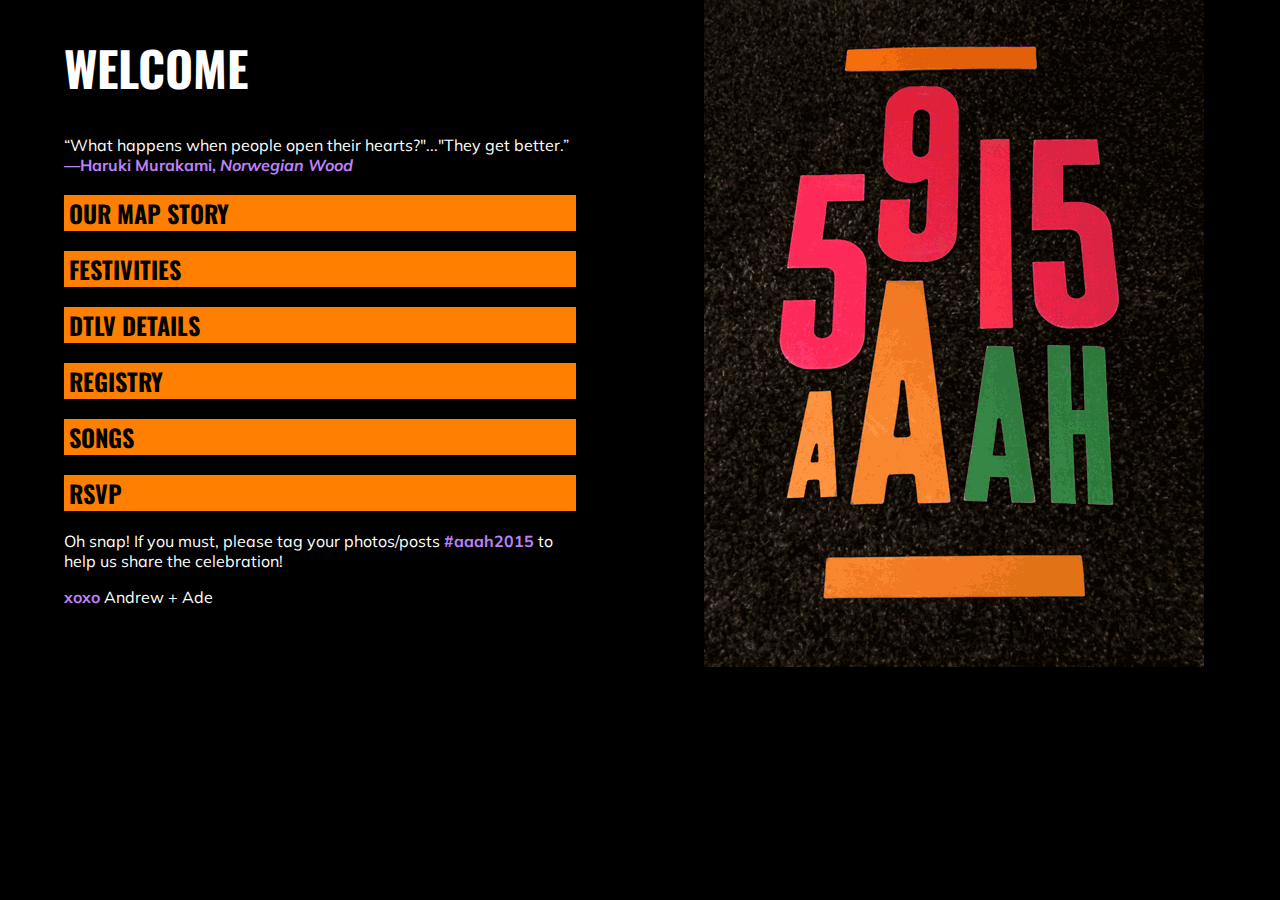
<file: index.html>
<!DOCTYPE html>
<html>
<head>
<meta charset=utf-8 />
<title>AAAH! 05.09.2015</title>
<meta name='viewport' content='width=device-width, initial-scale=1.0, maximum-scale=1.0, user-scalable=no' />
<link href='css/map-story.css' rel='stylesheet' />
<link href='http://fonts.googleapis.com/css?family=Muli:400,400italic|Oswald:400,700' rel='stylesheet' type='text/css'>
</head>
<body style="background-color: #000;">
  <div id="container">

    <div id="left">
      <h1>WELCOME</h1>
      <p>“What happens when people open their hearts?"..."They get better.”<b> ―Haruki Murakami, <i>Norwegian Wood</i></b></p>
      <a href="map-story.html"><h2>OUR MAP STORY</h2></a>
      <a href="festivities.html"><h2>FESTIVITIES</h2></a>
      <a href="dtlvdetails.html"><h2>DTLV DETAILS</h2></a>
      <a href="registry.html"><h2>REGISTRY</h2></a>
      <a href="songs.html"><h2>SONGS</h2></a>
      <a href="rsvp.html"><h2>RSVP</h2></a>
      <p>Oh snap! If you must, please tag your photos/posts <b>#aaah2015</b> to help us share the celebration!</p>
      <p><b>xoxo</b> Andrew + Ade</p>
      </div>

    <div id="right">
      <img src="images/aaah2015.gif" />
    </div>

  </div>

</body>
</html>
</file>
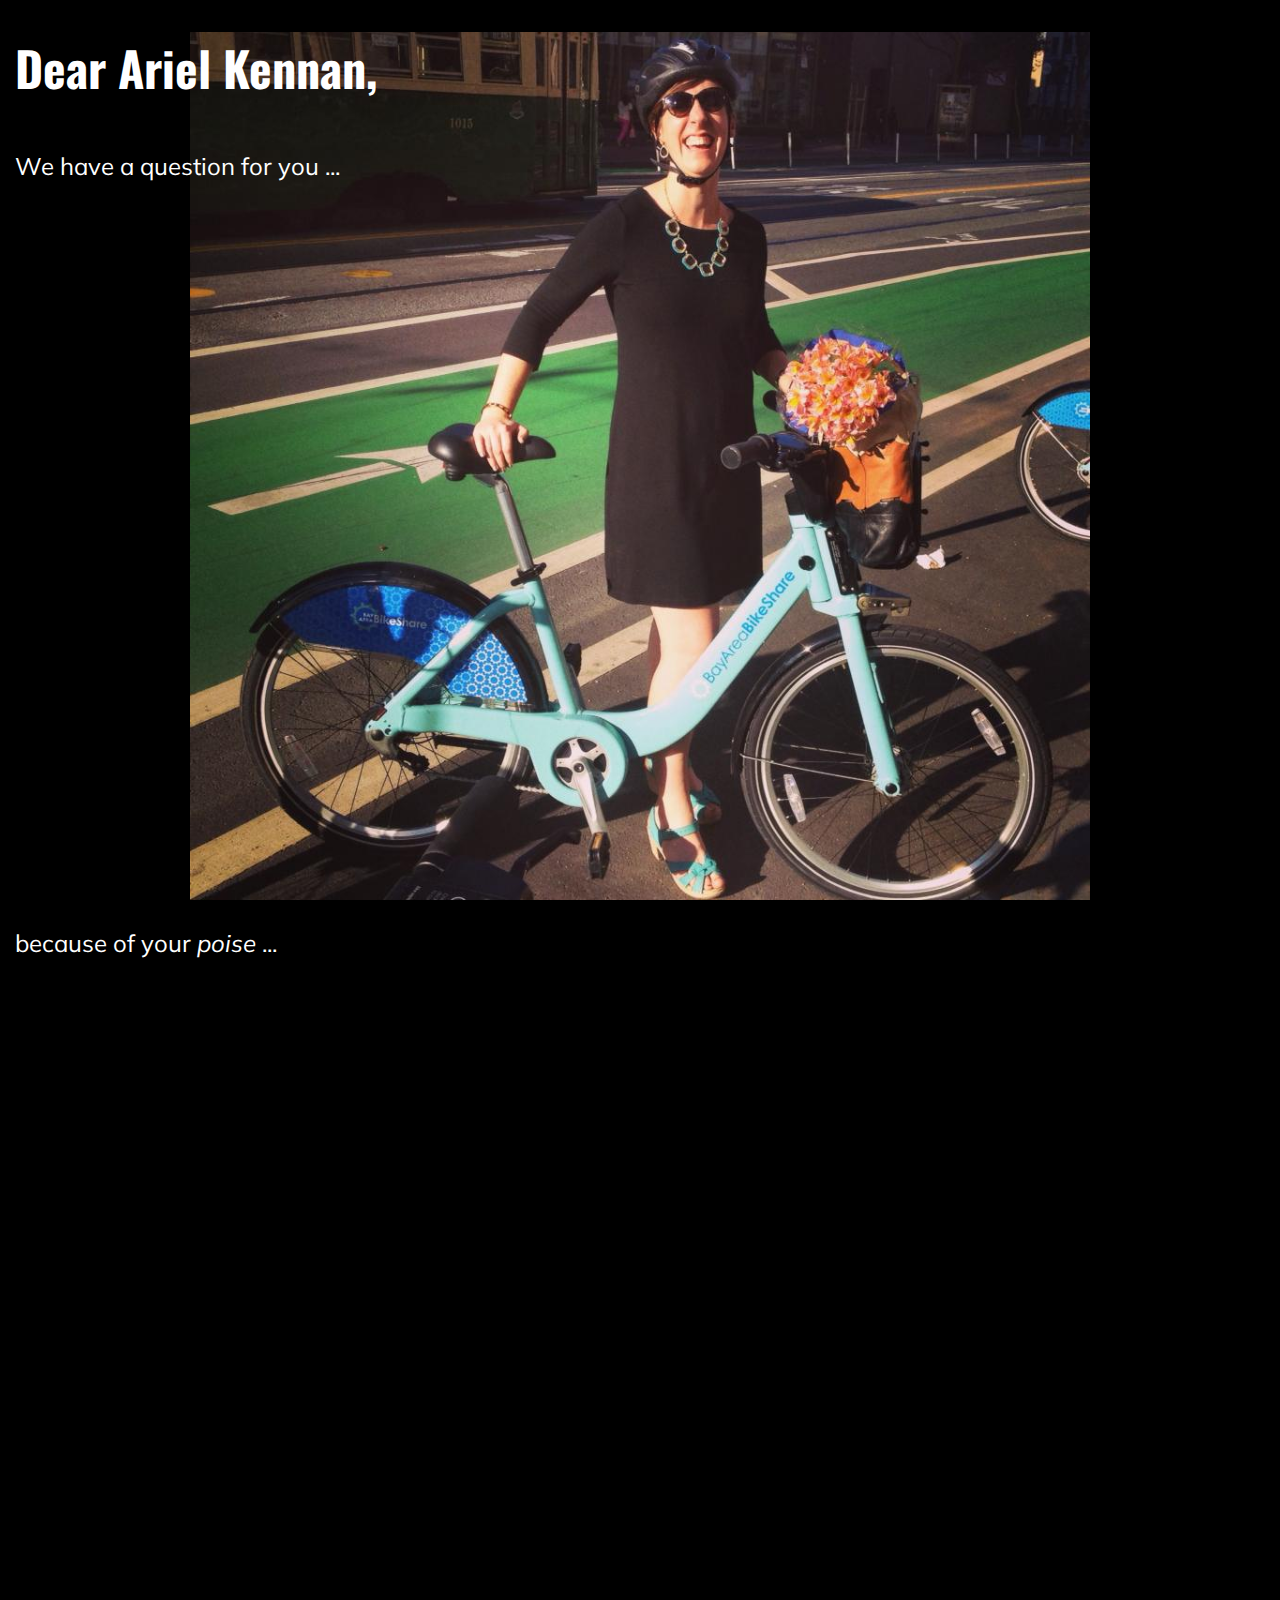
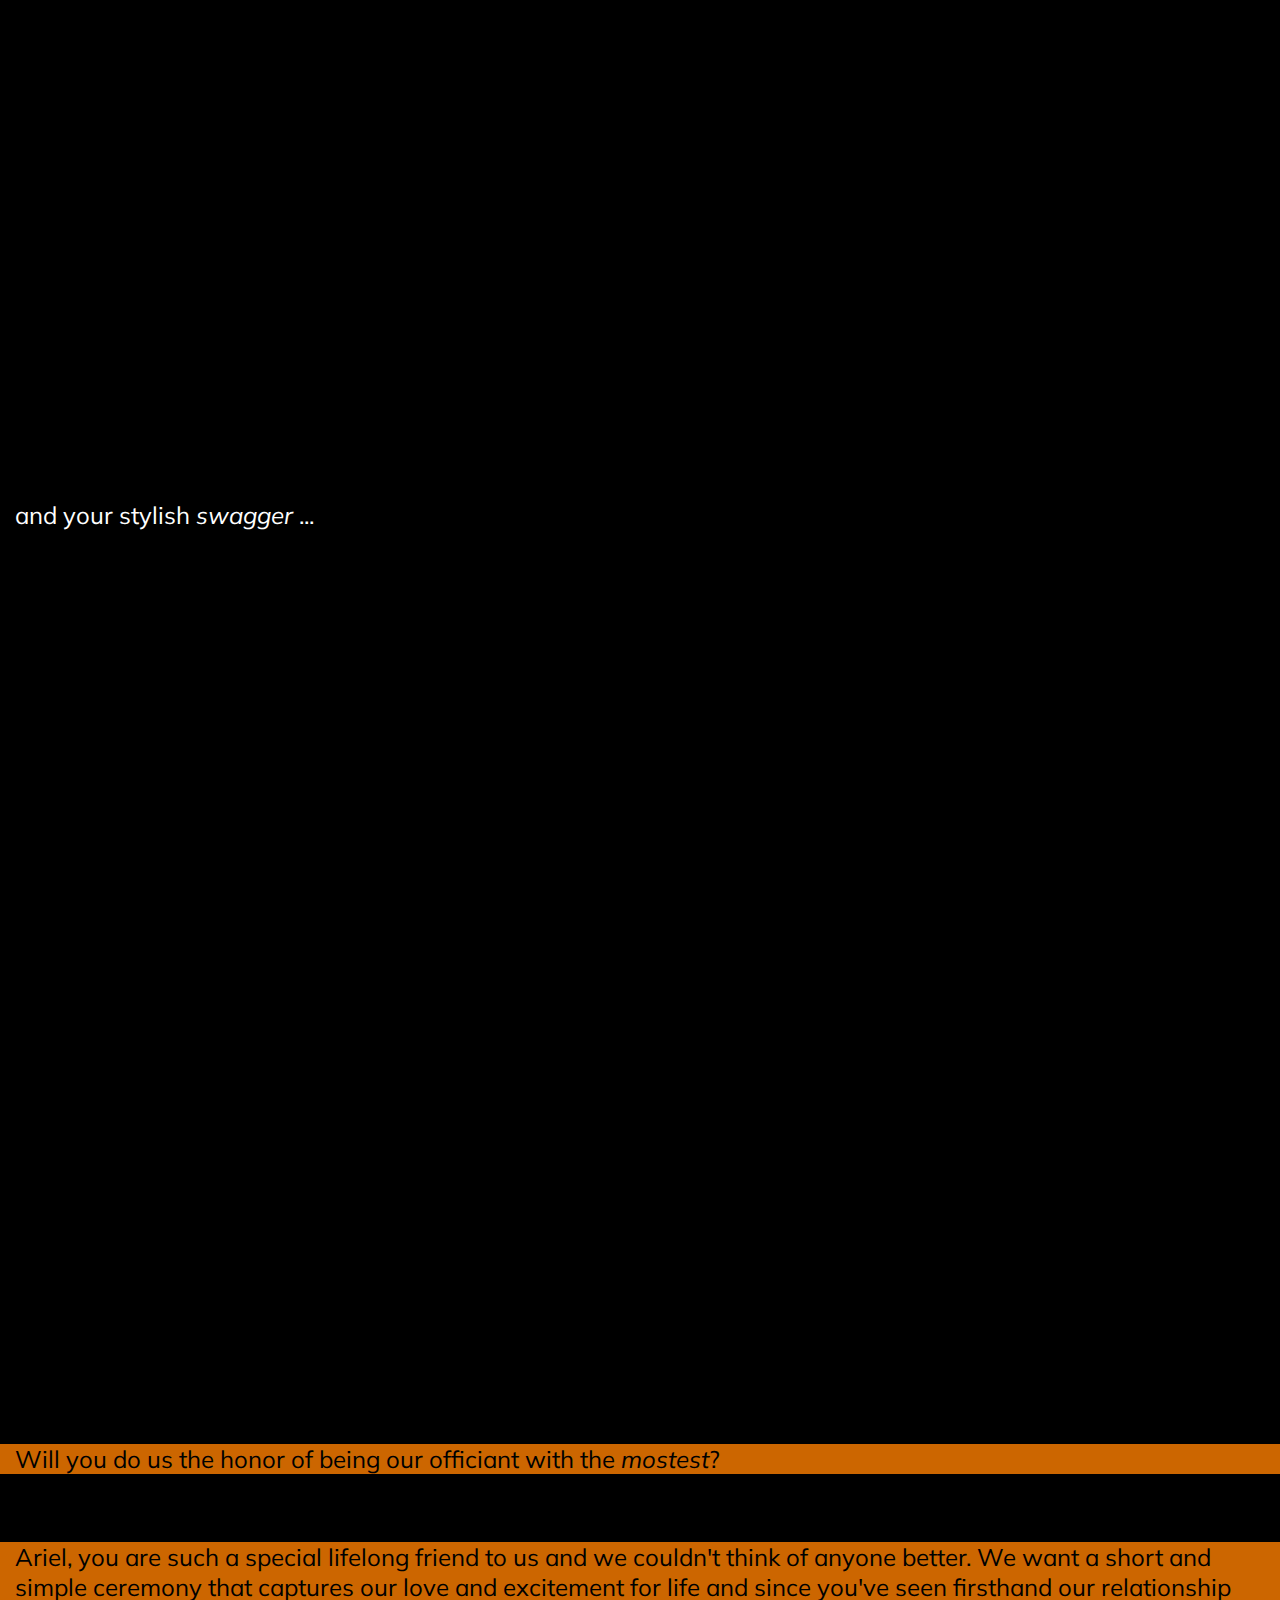
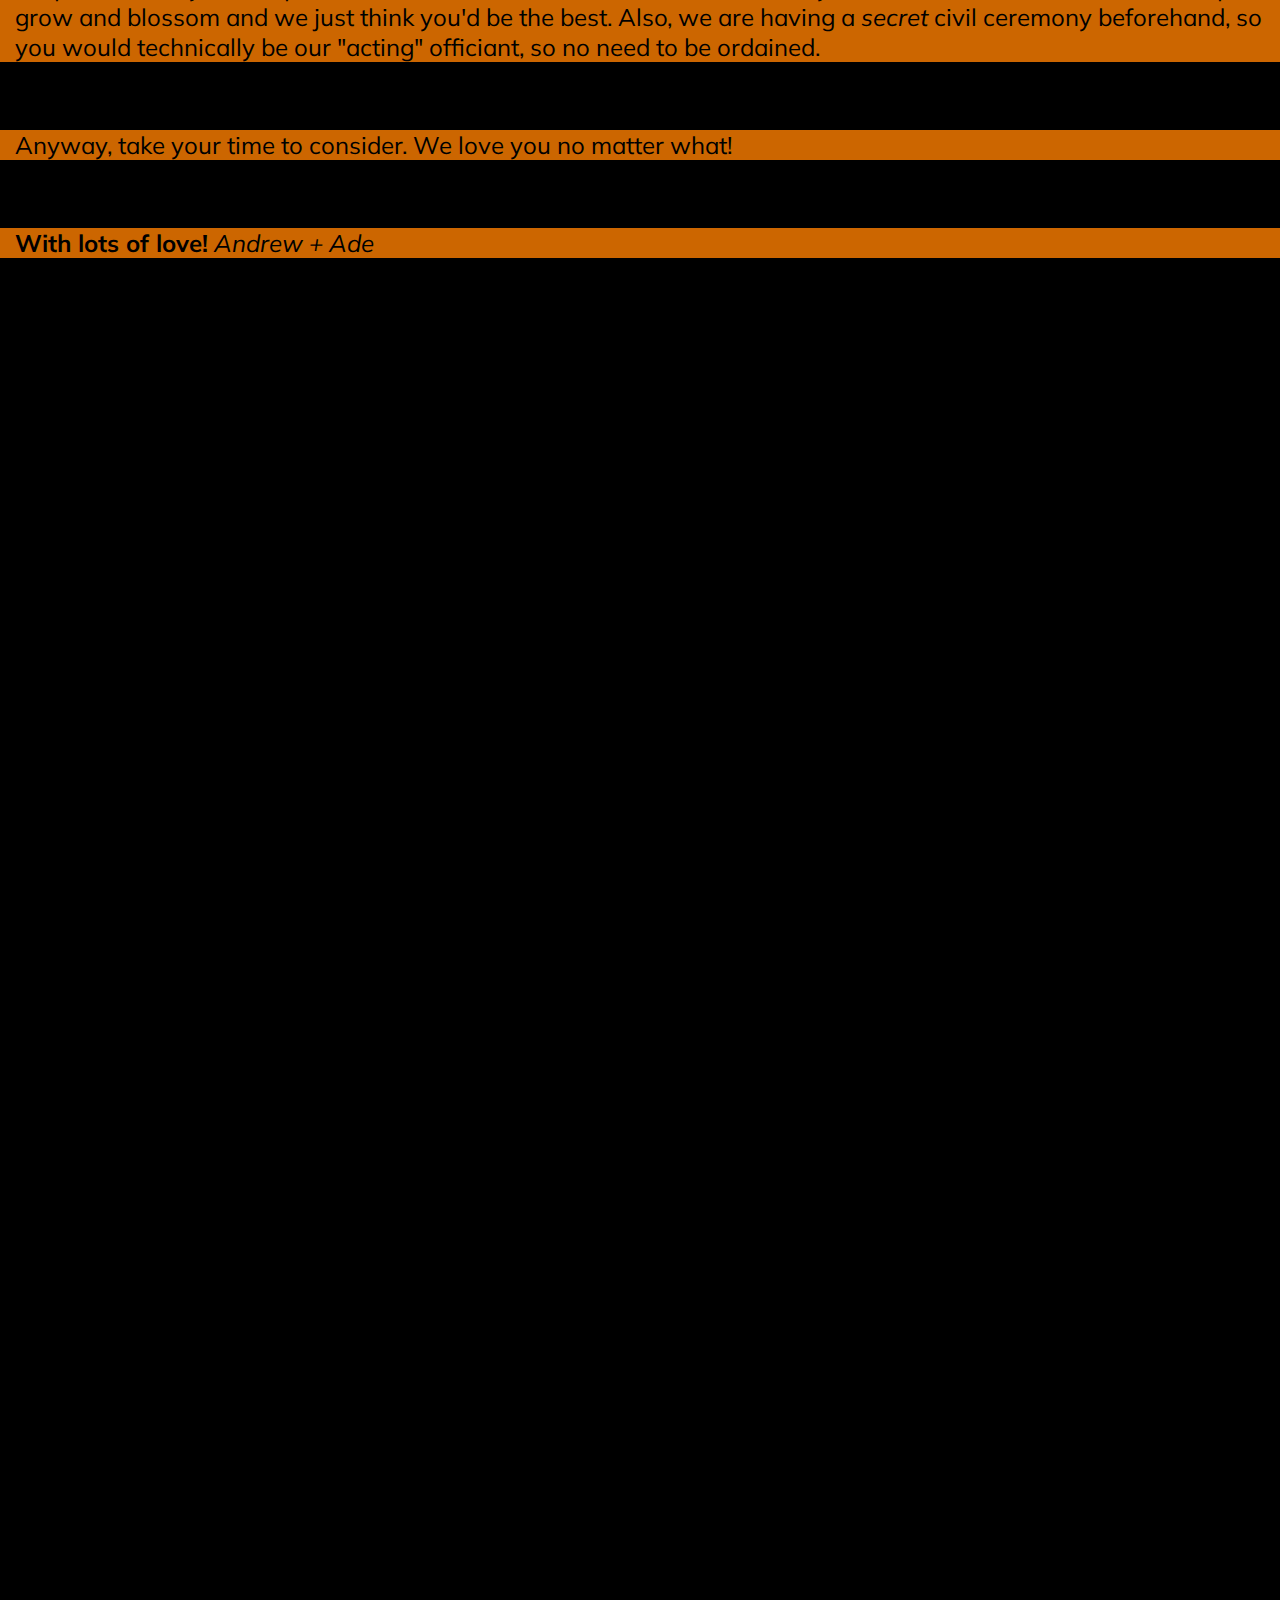
<file: ariel.html>
<!DOCTYPE html>
<html>
<head>
<meta charset=utf-8 />
<title>AAAH! 05.09.2015</title>
<meta name="viewport" content="width=device-width, initial-scale=1.0"/>
<link href='http://fonts.googleapis.com/css?family=Muli:400,400italic|Oswald:400,700' rel='stylesheet' type='text/css'>
<!-- <link href='css/map-story.css' rel='stylesheet' /> -->
<style>
  body { margin:0; padding:0; font-family: 'Muli', sans-serif;}
  h1,h2 {
      font-family: 'Oswald', sans-serif;
  }
  h1 { color: #FFF; font-size: 3em;}
  .highlight {
    color: #000;
    background-color: #FF8000;
    opacity: 0.8;
    }

  #ariel p, #ariel h1 {padding-left: 15px;}
  p {
      font-size: 24px;
  }
  .screen p {
      position: relative;
      top: -28px;
  }

  @media only screen and (min-width: 767px) {
    .screen {
      background-position: center center;
      background-repeat: no-repeat;
      background-attachment: fixed;
      background-size: cover;
    }
    #dear {
      background-image: url("images/bday_bike.jpg");
      background-size: auto 100%;
    }
    #poise {
      background-image: url("images/halloween.jpg");
    }
    #clarity {
      background-image: url("images/bklyn_bikes.jpg");
    }
    #sincerity {
      background-image: url("images/boats.jpg");
    }
    #summit {
      background-image: url("images/ariel.gif");
    }
    #baylights {
      background-image: url("images/baylights.jpg");
    }
  }
  @media only screen and (max-width: 767px) {
    .screen{
      background-position: center center;
      background-repeat: no-repeat;
      background-attachment: scroll;
      background-size: cover;
    }
    #dear {
      background-image: url("images/bday_bike_sm.jpg");
      /*background-size: auto 400px;*/
    }
    #poise {
      background-image: url("images/halloween.jpg");
    }
    #clarity {
      background-image: url("images/bklyn_bikes.jpg");
    }
    #sincerity {
      background-image: url("images/boats.jpg");
    }
    #summit {
      background-image: url("images/ariel.gif");
    }
    #baylights {
      background-image: url("images/baylights.jpg");
    }
  }

</style>
</head>
<body id="ariel" style="background-color: #000; color:white;">
  <div id="container">

    <div id="dear" class="screen">
        <h1>Dear Ariel Kennan,</h1>
        <br/>
        <p>We have a question for you ...</p>
    </div>

    <div id="poise" class="screen">
        <p>because of your <i>poise</i> ...</p>
    </div>

    <div id="clarity" class="screen">
        <p>your <i>clarity</i> ...</p>
    </div>

    <div id="sincerity" class="screen">
        <p>your <i>sincerity</i> ...</p>
    </div>

    <div id="summit" class="screen">
        <p>and your stylish <i>swagger</i> ...</p>
    </div>

    <div id="baylights" class="screen">
        <br/>
        <p class="highlight"> Will you do us the honor of being our officiant
          with the <i>mostest</i>?</p>
        <br/>
        <p class="highlight">Ariel, you are such a special lifelong friend to us and we
          couldn't think of anyone better. We want a short and simple ceremony that captures our love and excitement for life and since you've seen firsthand our relationship grow and
          blossom and we just think you'd be the best. Also, we are having a
          <i>secret</i> civil ceremony beforehand, so you would technically be
          our "acting" officiant, so no need to be ordained.</p>
        <br/>
        <p class="highlight">Anyway, take your time to consider. We love you no
          matter what!</p>
        <br/>
        <p class="highlight"><b>With lots of love!</b> <i>Andrew + Ade</i>

    </div>
    <div id="baylights" class="screen">
    </div>

  </div>

  <script>
  var elems = document.getElementsByClassName('screen');
  var divs = Array.prototype.filter.call(elems, function(elems){
      return elems.nodeName === 'DIV';
  });
  for (i in divs) {
      divs[i].style.height = window.screen.height+"px";
  }
  </script>


</body>
</html>
</file>
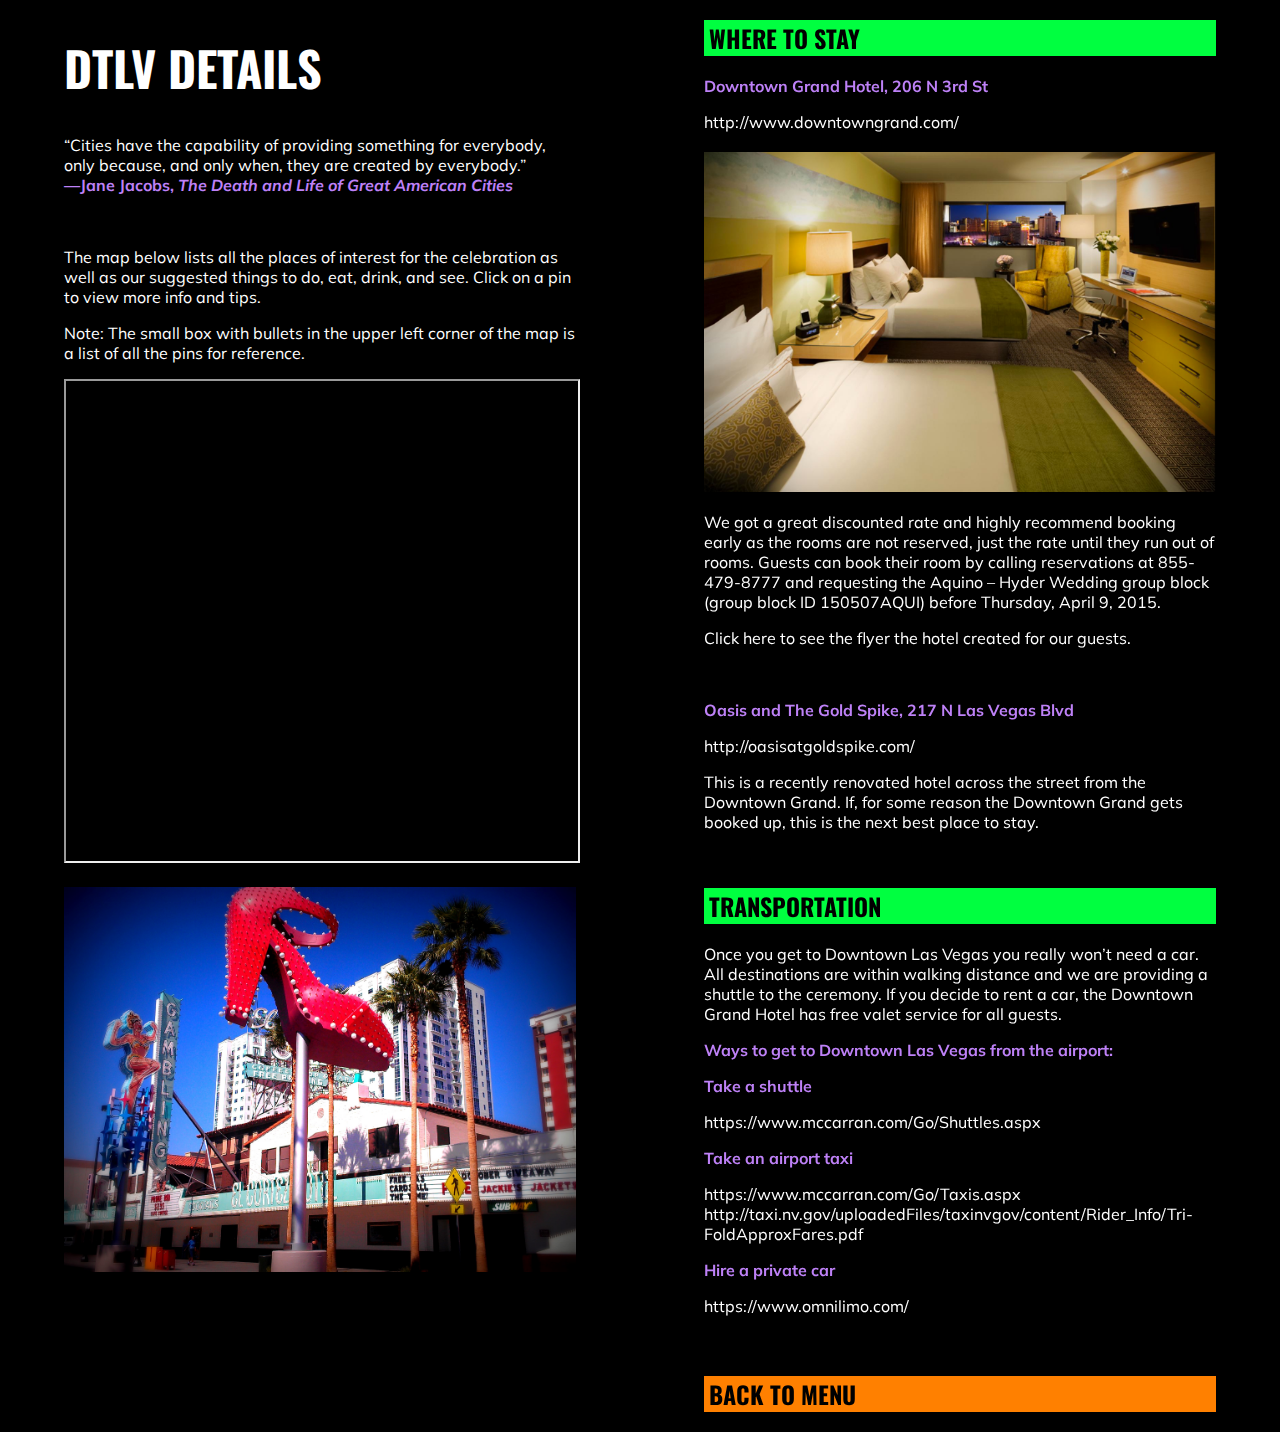
<file: dtlvdetails.html>
<!DOCTYPE html>
<html>
<head>
<meta charset=utf-8 />
<title>AAAH! 05.09.2015</title>
<meta name='viewport' content='width=device-width, initial-scale=1.0, maximum-scale=1.0, user-scalable=no' />
<link href='css/map-story.css' rel='stylesheet' />
<link href='http://fonts.googleapis.com/css?family=Muli:400,400italic|Oswald:400,700' rel='stylesheet' type='text/css'>
</head>
<body style="background-color: #000;">
  <div id="container">
    <div id="left">
    <h1>DTLV DETAILS</h1>
    <p>“Cities have the capability of providing something for everybody, only because, and only when, they are created by everybody.”<b> ―Jane Jacobs, <i>The Death and Life of Great American Cities</i></b></p>
    <br/>
    <p>The map below lists all the places of interest for the celebration as well as our suggested things to do, eat, drink, and see. Click on a pin to view more info and tips.</p>
    <p> Note: The small box with bullets in the upper left corner of the map is a list of all the pins for reference.</p>
    <iframe src="https://www.google.com/maps/d/u/0/embed?mid=zYpJYWiLnhSI.k0U4YfjrtGNo" width="100%" height="480"></iframe>
    <br/>
    <br/>
    <img src="images/dtlv.jpg"width="100%" />
  </div>
  <div id="container">
    <div id="left">
      <h2 class="date">WHERE TO STAY</h2>
      <p><b>Downtown Grand Hotel, 206 N 3rd St</b></p>
      <a href="http://www.downtowngrand.com/" target="_blank">http://www.downtowngrand.com/</a>
      <br/>
      <br/>
      <img src="images/dginterior.png"width="100%" />
      <br/>
      <p>We got a great discounted rate and highly recommend booking early as the rooms are not reserved, just the rate until they run out of rooms. Guests can book their room by calling reservations at 855-479-8777 and requesting the Aquino – Hyder Wedding group block (group block ID 150507AQUI) before Thursday, April 9, 2015.</p>
      <p><a href="files/AquinoHyder_HotelInfo.pdf" target="_blank">Click here to see the flyer</a> the hotel created for our guests.</p>
      <br/>
      <p><b>Oasis and The Gold Spike, 217 N Las Vegas Blvd</b></p>
      <a href="http://oasisatgoldspike.com/" target="_blank">http://oasisatgoldspike.com/</a>
      <p>This is a recently renovated hotel across the street from the Downtown Grand. If, for some reason the Downtown Grand gets booked up, this is the next best place to stay.</p>
      <br/>
      <h2 class="date">TRANSPORTATION</h2>
      <p>Once you get to Downtown Las Vegas you really won’t need a car. All destinations are within walking distance and we are providing a shuttle to the ceremony. If you decide to rent a car, the Downtown Grand Hotel has free valet service for all guests.</p>
      <p><b>Ways to get to Downtown Las Vegas from the airport:</b></p>
      <p><b>Take a shuttle</b></p>
      <a href="https://www.mccarran.com/Go/Shuttles.aspx" target="_blank">https://www.mccarran.com/Go/Shuttles.aspx</a>
      <p><b>Take an airport taxi</b></p>
      <a href="https://www.mccarran.com/Go/Taxis.aspx" target="_blank">https://www.mccarran.com/Go/Taxis.aspx</a>
      <a href="http://taxi.nv.gov/uploadedFiles/taxinvgov/content/Rider_Info/Tri-FoldApproxFares.pdf" target="_blank">http://taxi.nv.gov/uploadedFiles/taxinvgov/content/Rider_Info/Tri-FoldApproxFares.pdf</a>
      <p><b>Hire a private car</b></p>
      <a href="https://www.omnilimo.com/" target="_blank">https://www.omnilimo.com/</a>
      <br/>
      <br/>
      <br/>
      <a href="index.html"><h2>BACK TO MENU</h2></a>
    </div>
    <div id="right">

    </div>

  </div>
</body>
</html>
</file>
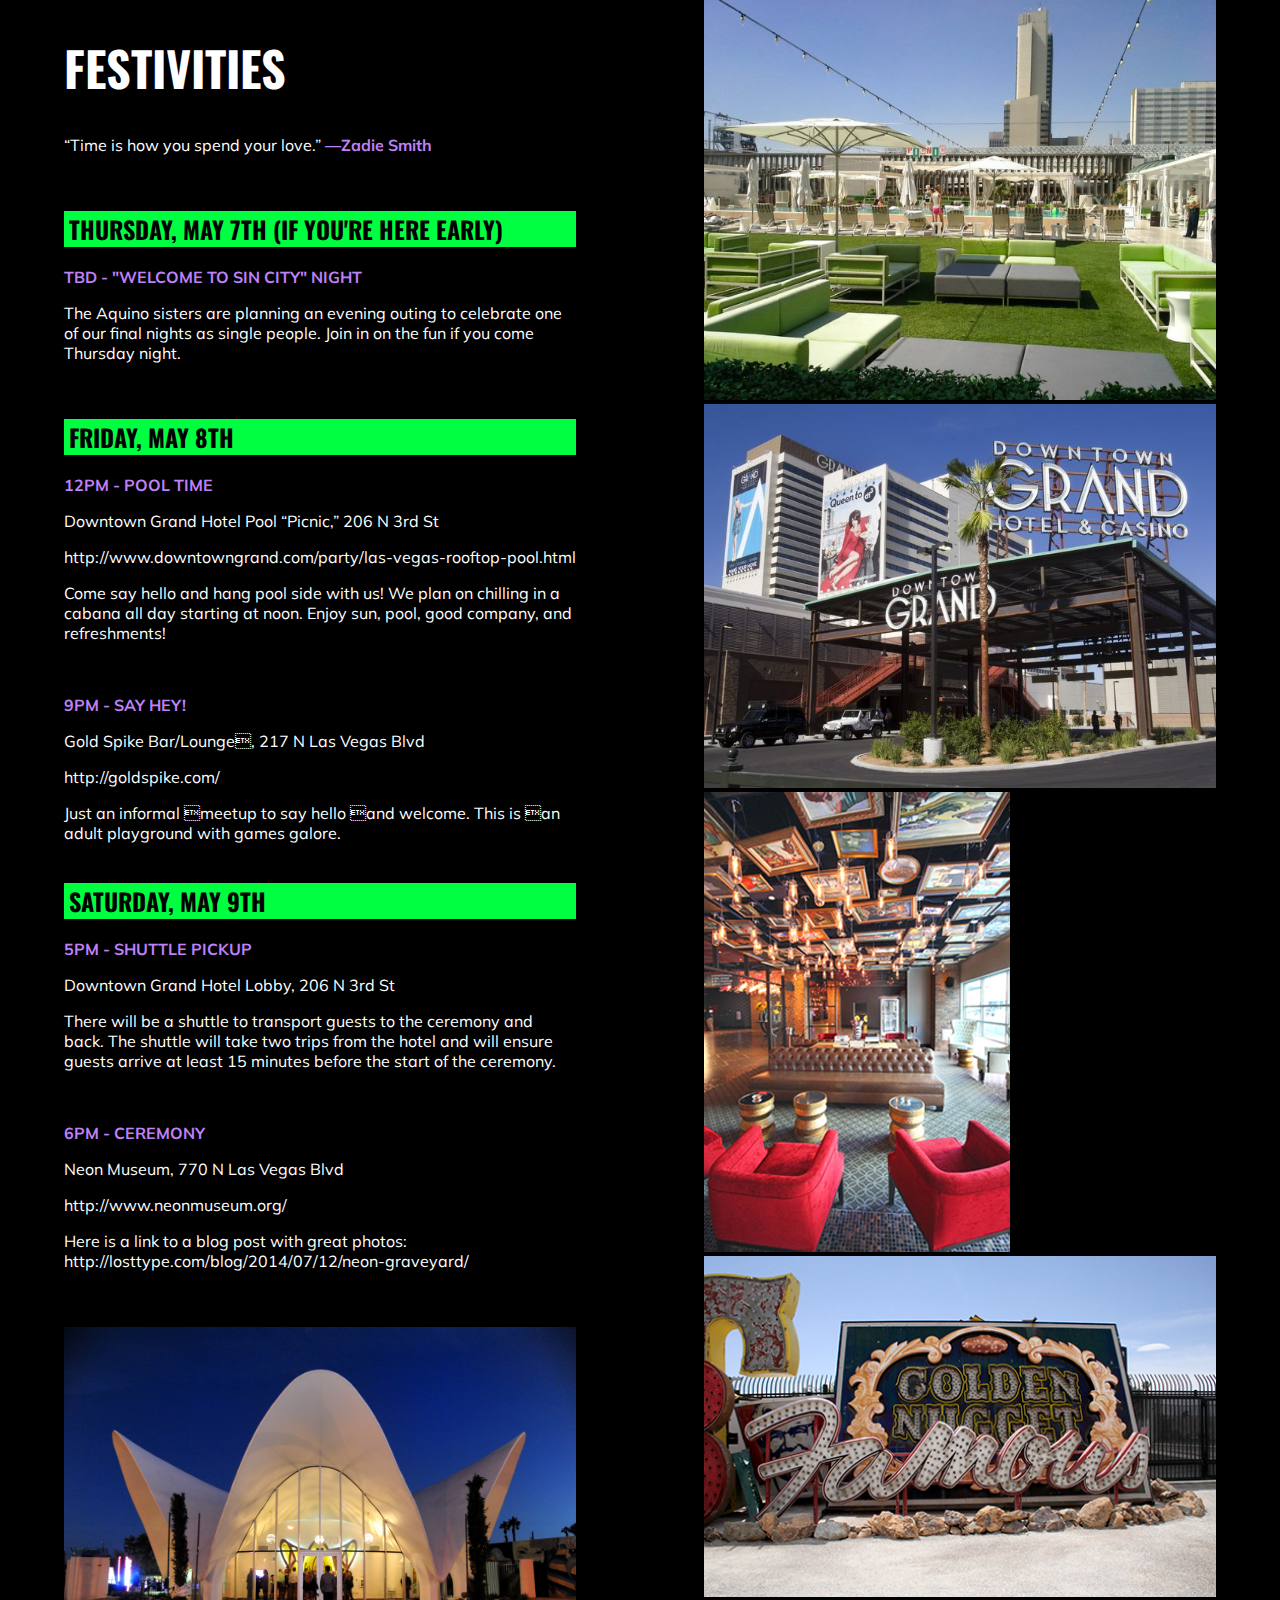
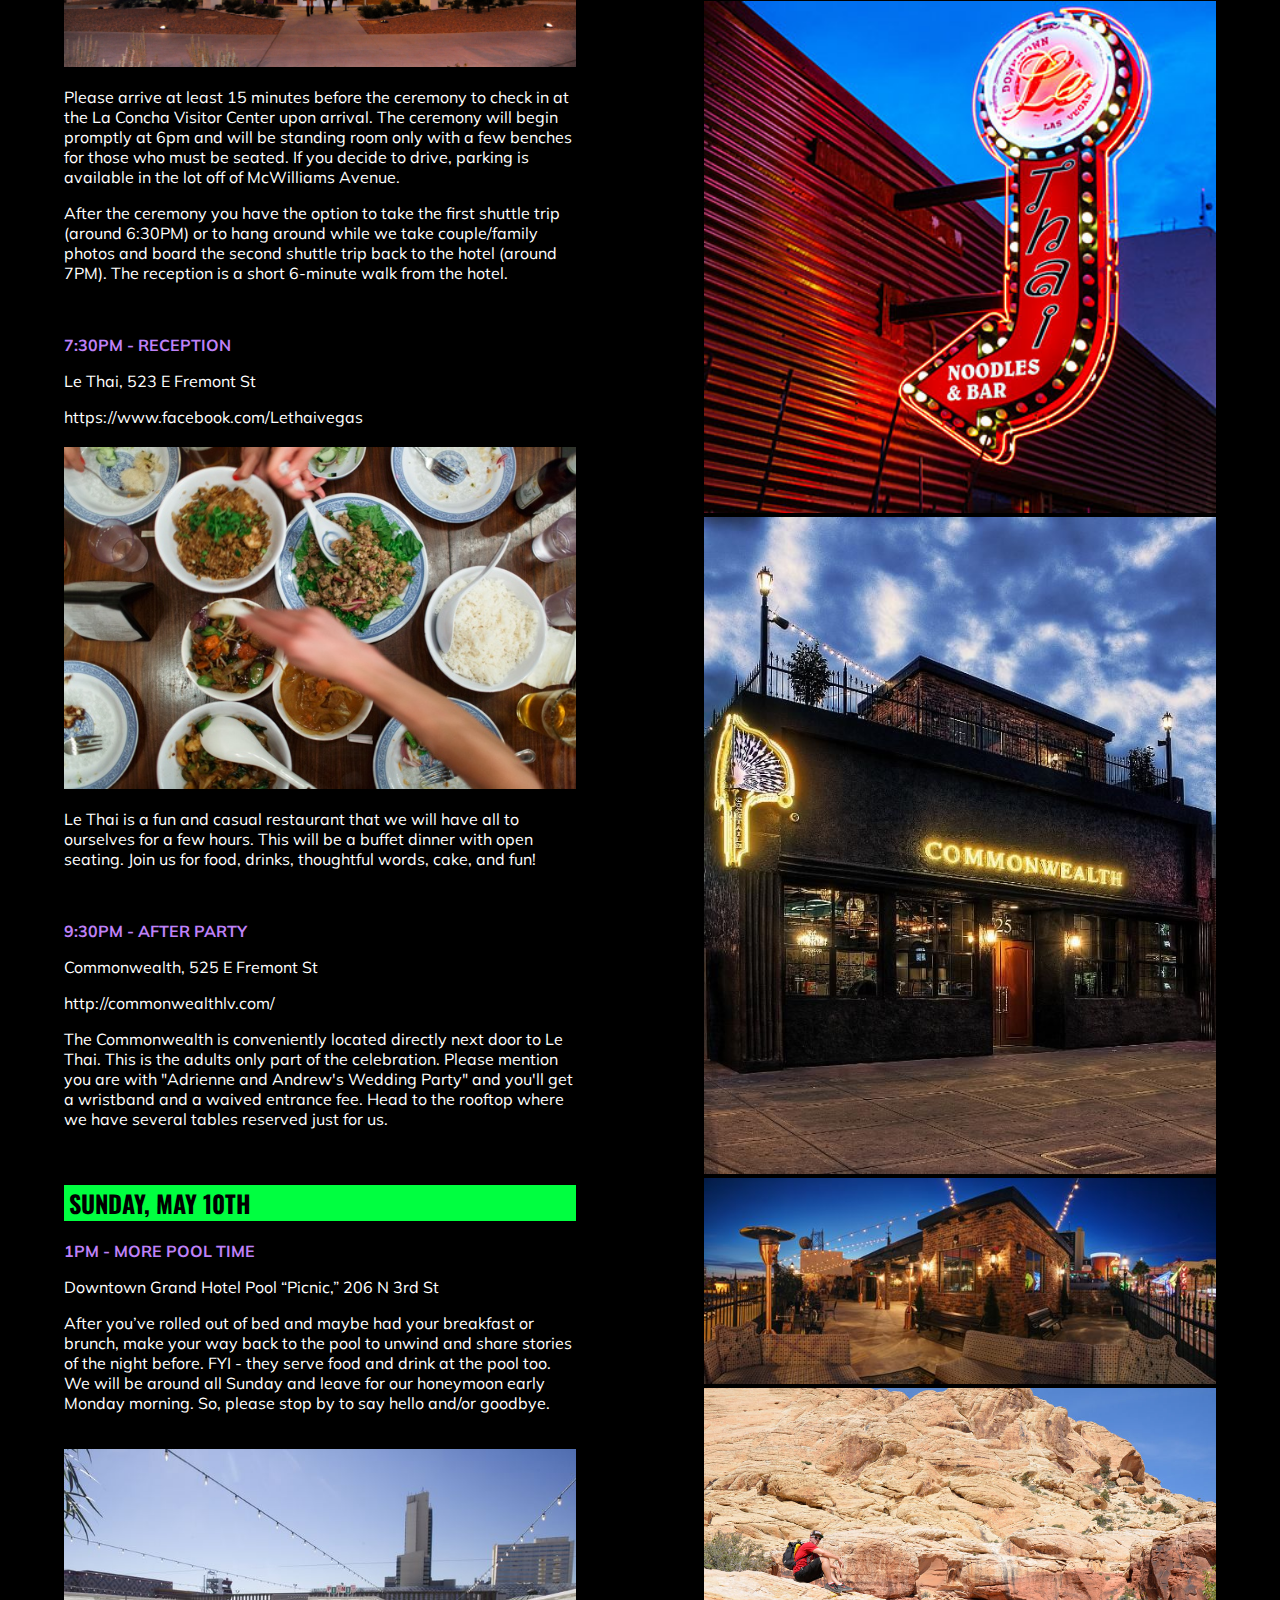
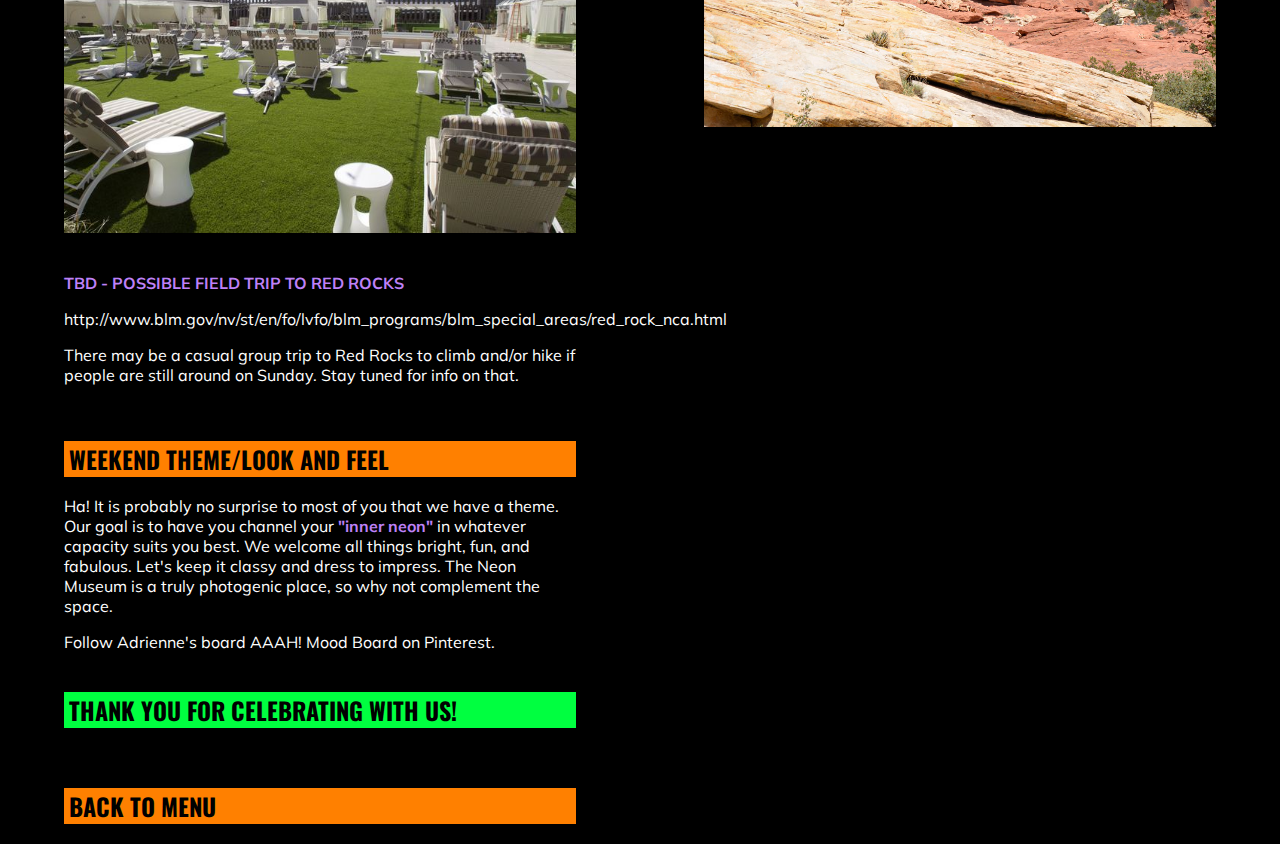
<file: festivities.html>
<!DOCTYPE html>
<html>
<head>
<meta charset=utf-8 />
<title>AAAH! 05.09.2015</title>
<meta name='viewport' content='width=device-width, initial-scale=1.0, maximum-scale=1.0, user-scalable=no' />
<link href='css/map-story.css' rel='stylesheet' />
<link href='http://fonts.googleapis.com/css?family=Muli:400,400italic|Oswald:400,700' rel='stylesheet' type='text/css'>
</head>
<body style="background-color: #000;">
  <div id="container">

    <div id="left">
      <h1>FESTIVITIES</h1>
      <p>“Time is how you spend your love.”<b> ―Zadie Smith</b></p>
      <br/>
      <h2 class="date">THURSDAY, MAY 7TH (IF YOU'RE HERE EARLY)</h2>
      <p><b>TBD - "WELCOME TO SIN CITY" NIGHT</b></p>
      <p>The Aquino sisters are planning an evening outing to celebrate one of our final nights as single people. Join in on the fun if you come Thursday night.</p>
      <br/>
      <h2 class="date">FRIDAY, MAY 8TH</h2>
      <p><b>12PM - POOL TIME</b></p>
      <p>Downtown Grand Hotel Pool “Picnic,” 206 N 3rd St</p>
      <a href="http://www.downtowngrand.com/party/las-vegas-rooftop-pool.html" target="_blank">http://www.downtowngrand.com/party/las-vegas-rooftop-pool.html</a>
      <p>Come say hello and hang pool side with us! We plan on chilling in a cabana all day starting at noon. Enjoy sun, pool, good company, and refreshments!</p>
      <br/>
      <p><b>9PM - SAY HEY!</b></p>
      <p>Gold Spike Bar/Lounge, 217 N Las Vegas Blvd</p>
      <a href="http://goldspike.com/" target="_blank">http://goldspike.com/</a>
      <p>Just an informal meetup to say hello and welcome. This is an adult playground with games galore.
      <br/>
      <br/>
      <h2 class="date">SATURDAY, MAY 9TH</h2>
      <p><b>5PM - SHUTTLE PICKUP</b></p>
      <p>Downtown Grand Hotel Lobby, 206 N 3rd St</p>
      <p>There will be a shuttle to transport guests to the ceremony and back. The shuttle will take two trips from the hotel and will ensure guests arrive at least 15 minutes before the start of the ceremony.</p>
      <br/>
      <p><b>6PM - CEREMONY</b></p>
      <p>Neon Museum, 770 N Las Vegas Blvd</p>
      <a href="http://www.neonmuseum.org/" target="_blank">http://www.neonmuseum.org/</a>
      <p>Here is a link to a blog post with great photos: <a href="http://losttype.com/blog/2014/07/12/neon-graveyard/" target="_blank">http://losttype.com/blog/2014/07/12/neon-graveyard/</a> </p>
      <br/>
      <br/>
      <img src="images/neon-museum-01.jpg"width="100%"/>
      <br/>
      <p>Please arrive at least 15 minutes before the ceremony to check in at the La Concha Visitor Center upon arrival. The ceremony will begin promptly at 6pm and will be standing room only with a few benches for those who must be seated. If you decide to drive, parking is available in the lot off of McWilliams Avenue.</p>
      <p>After the ceremony you have the option to take the first shuttle trip (around 6:30PM) or to hang around while we take couple/family photos and board the second shuttle trip back to the hotel (around 7PM). The reception is a short 6-minute walk from the hotel.<p/>
      <br/>
      <p><b>7:30PM - RECEPTION</b></p>
      <p>Le Thai, 523 E Fremont St</p>
      <a href="https://www.facebook.com/Lethaivegas" target="_blank">https://www.facebook.com/Lethaivegas</a>
      <br/>
      <br/>
      <img src="images/lethaifood.jpg"width="100%"/>
      <br/>
      <p>Le Thai is a fun and casual restaurant that we will have all to ourselves for a few hours. This will be a buffet dinner with open seating. Join us for food, drinks, thoughtful words, cake, and fun!</p>
      <br/>
      <p><b>9:30PM - AFTER PARTY</b></p>
      <p>Commonwealth, 525 E Fremont St</p>
      <a href="http://commonwealthlv.com/" target="_blank">http://commonwealthlv.com/</a>
      <p>The Commonwealth is conveniently located directly next door to Le Thai. This is the adults only part of the celebration. Please mention you are with "Adrienne and Andrew's Wedding Party" and you'll get a wristband and a waived entrance fee. Head to the rooftop where we have several tables reserved just for us.</p>
      <br/>
      <h2 class="date">SUNDAY, MAY 10TH</h2>
      <p><b>1PM - MORE POOL TIME</b></p>
      <p>Downtown Grand Hotel Pool “Picnic,” 206 N 3rd St</p>
      <p>After you’ve rolled out of bed and maybe had your breakfast or brunch, make your way back to the pool to unwind and share stories of the night before. FYI - they serve food and drink at the pool too. We will be around all Sunday and leave for our honeymoon early Monday morning. So, please stop by to say hello and/or goodbye.</p>
      <br/>
      <img src="images/picnic3.jpg"width="100%"/>
      <br/>
      <br/>
      <p><b>TBD - POSSIBLE FIELD TRIP TO RED ROCKS</b></p>
      <a href="http://www.blm.gov/nv/st/en/fo/lvfo/blm_programs/blm_special_areas/red_rock_nca.html" target="_blank">http://www.blm.gov/nv/st/en/fo/lvfo/blm_programs/blm_special_areas/red_rock_nca.html</a>
      <p>There may be a casual group trip to Red Rocks to climb and/or hike if people are still around on Sunday. Stay tuned for info on that.</p>
      <br/>
      <h2>WEEKEND THEME/LOOK AND FEEL</h2>
      <p>Ha! It is probably no surprise to most of you that we have a theme. Our goal is to have you channel your <b>"inner neon"</b> in whatever capacity suits you best. We welcome all things bright, fun, and fabulous. Let's keep it classy and dress to impress. The Neon Museum is a truly photogenic place, so why not complement the space.</p>
      <a data-pin-do="embedBoard" href="http://www.pinterest.com/aderoney/aaah-mood-board/"data-pin-scale-width="80" data-pin-scale-height="200" data-pin-board-width="400">Follow Adrienne's board AAAH! Mood Board on Pinterest.</a><!-- Please call pinit.js only once per page --><script type="text/javascript" async src="//assets.pinterest.com/js/pinit.js"></script>
      <br/>
      <br/>
      <h2 class="date">THANK YOU FOR CELEBRATING WITH US!</h2>
      <br/>
      <a href="index.html"><h2>BACK TO MENU</h2></a>
    </div>

    <div id="right">
      <img src="images/Picnic-650x487.jpg"width="100%" height="400"/>
      <img src="images/frontofdg.jpg"width="100%" />
      <img src="images/downtown_grand361.jpg"width="306" />
      <img src="images/neon1.jpg "width="100%" />
      <img src="images/las-vegas-nv-downtown-le-thai-0213-l.jpg"width="100%"/>
      <img src="images/commonwealth.jpg"width="100%"/>
      <img src="images/commonwealth2.jpg"width="100%"/>
      <img src="images/redrocks.jpg"width="100%"/>

    </div>

  </div>

</body>
</html>
</file>
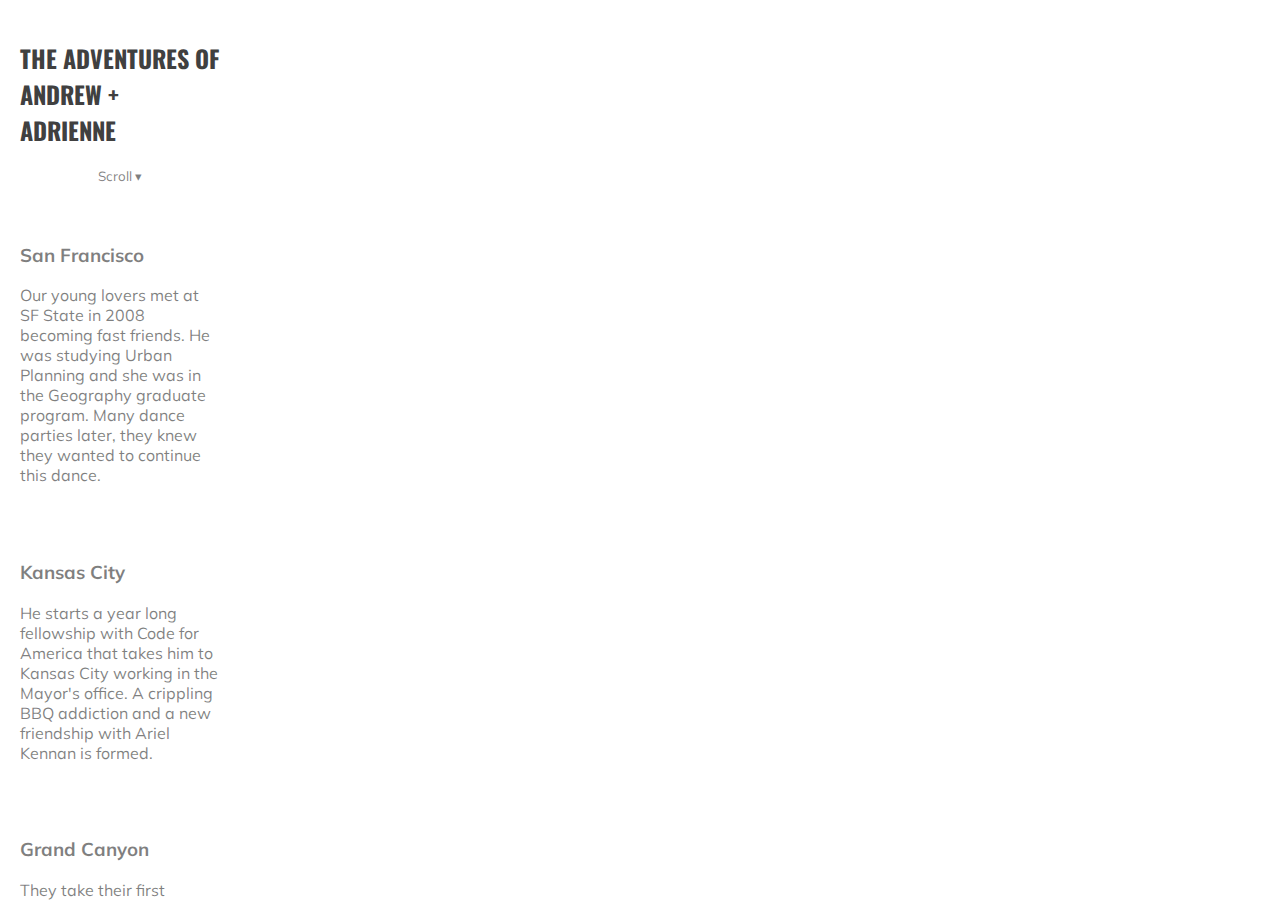
<file: map-story.html>
<!DOCTYPE html>
<html>
<head>
<meta charset=utf-8 />
<title>AAAH! 2015</title>
<meta name='viewport' content='width=device-width, initial-scale=1.0, maximum-scale=1.0, user-scalable=no' />
<script src='http://underscorejs.org/underscore-min.js'></script>
<script src='https://api.tiles.mapbox.com/mapbox.js/v2.1.4/mapbox.js'></script>
<link href='https://api.tiles.mapbox.com/mapbox.js/v2.1.4/mapbox.css' rel='stylesheet' />
<script src='https://api.tiles.mapbox.com/mapbox.js/plugins/arc.js/v0.1.0/arc.js'></script>
<link href='css/map-story.css' rel='stylesheet' />
<link href='http://fonts.googleapis.com/css?family=Muli:400,400italic|Oswald:400,700' rel='stylesheet' type='text/css'>
</head>
<body>
<div id='map'></div>

<article id='narrative'>
  <div class='sections prose'>
    <section id='cover' class='cover active'>
      <h2>THE ADVENTURES OF ANDREW + ADRIENNE</h2>
      <small class='scroll quiet'>Scroll &#x25BE;</small>
    </section>
    <section id='sf'>
      <h3>San Francisco</h3>
      <p>Our young lovers met at SF State in 2008 becoming fast friends. He was studying Urban Planning and she was in the Geography graduate program. Many dance parties later, they knew they wanted to continue this dance.</p>
    </section>
    <section id='kc'>
      <h3>Kansas City</h3>
      <p>He starts a year long fellowship with Code for America that takes him to Kansas City working in the Mayor's office. A crippling BBQ addiction and a new friendship with Ariel Kennan is formed.</p>
    </section>
    <section id='grandcanyon'>
      <h3>Grand Canyon</h3>
      <p>They take their first vacation together to the Grand Canyon via Las Vegas. Grand hikes, crazy sunsets, and wandering elk. In Vegas, they visit the Neon Museum and instantly fall in love with the place and its surrounding Downtown Las Vegas area.</p>
    </section>
    <section id='chicago'>
      <h3>Chicago</h3>
      <p>They share a fun weekend riding bikes, eating bibimbap, walking through small neighborhoods, stumbling upon music festivals, and getting rides home via pedicab. Summer time Chi is something special.</p>
    </section>
    <section id='bigsur'>
      <h3>Big Sur</h3>
      <p>She lands a new job with the SF Planning Department and they celebrate by staying in a vintage Airstream. They recite Jack Kerouac, dodge posion oak, and perfect cooking grilled garlic shrimp.</p>
    </section>
    <section id='mexicocity'>
      <h3>Mexico City</h3>
      <p>He completes his fellowship and leaves for some R&R with the other Fellows in San Miguel de Allende. She joins for Thanxgiving in Mexico City. Falling in love with the street food, and mezcal, they will never stop travelling.</p>
    </section>
    <section id='yelapa'>
      <h3>Yelapa</h3>
      <p>Good friends Caroline and Scott wed in Yelapa and they basically have the entire beach to themselves with amazing sunsets and a friendly beach dog.</p>
    </section>
    <section id='la'>
      <h3>Los Angeles</h3>
      <p>They hang in Koreatown exploring, as well as visits with Daniella and company. Fancy hotels become a thing they do now.</p>
    </section>
    <section id='nyc'>
      <h3>New York City</h3>
      <p>Fourth of July in NYC. They spend time with close friends and family and watch the fireworks from Brooklyn over the East River.</p>
    </section>
    <section id='mpls'>
      <h3>Minneapolis</h3>
      <p>She meets the parents, goes to her first Minnesota State Fair, and becomes infatuated with the Princess Kay of the Milky Way Butter Sculptures. He shows her around town and takes her to see some local rap.</p>
    </section>
    <section id='tokyo'>
      <h3>Tokyo</h3>
      <p>She tags along on his short work trip. They’re taken around town by her good friend Noriko and enjoy ramen, laughs, lunchtime sized beers, and transit. Little did she know that he'd propose to her on their last morning on the 25th floor of their Shibuya hotel. Over smoked salmon and pickled plums, a promise was made.</p>
    </section>
    <section id='you'>
      <h3>You</h3>
      <p>Andrew and Adrienne would be honored to have you join them from your home to their celebration in ... <i>wait for it</i> ... </p>
    </section>
    <section id='vegas'>
      <h3>Downtown Las Vegas</h3>
      <p>They’re tying the knot in DTLV! When they thought of places to wed, they couldn’t think of a better place than the beloved Neon Museum. This ain't the Strip. It's an experiment in place making. They hope you will enjoy this pocket of Vegas as much as they do.</p>
    </section>
  </div>
</article>
</body>

<script src='js/map-story.js'></script>
</html>
</file>
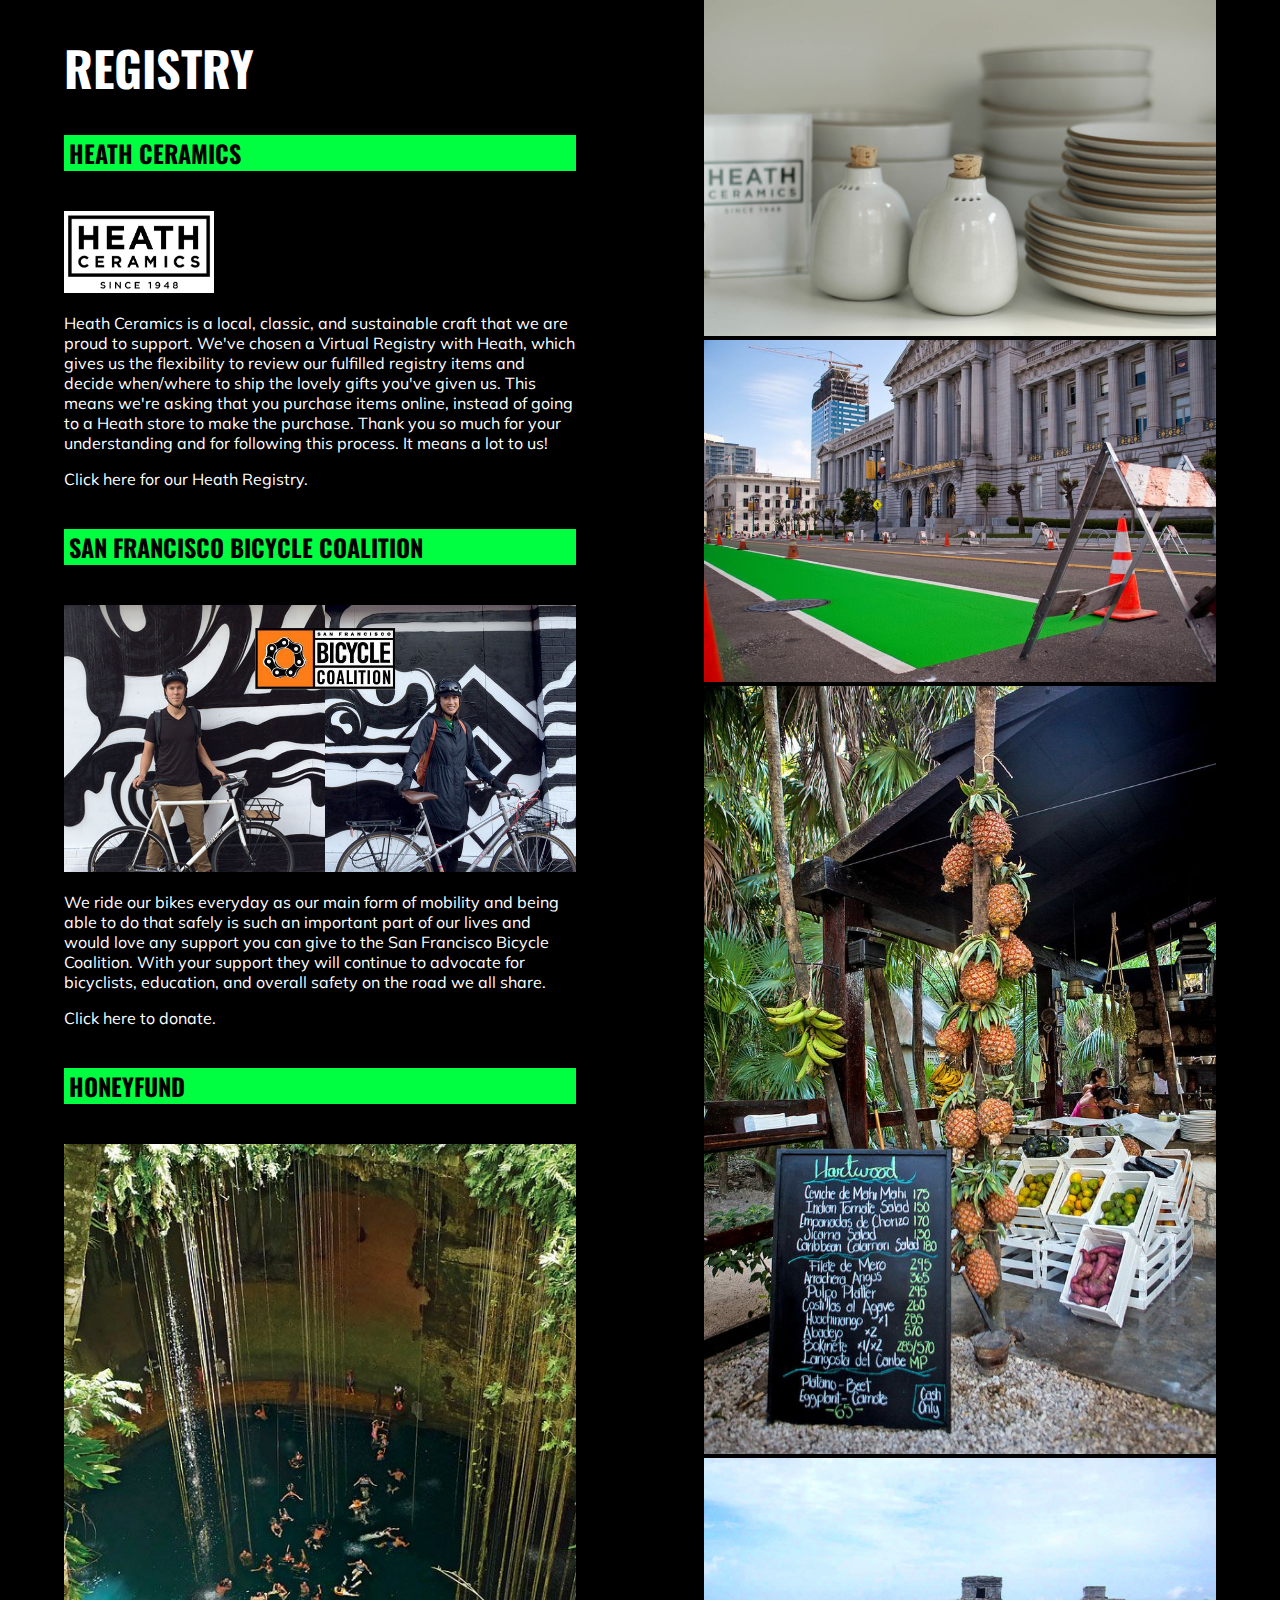
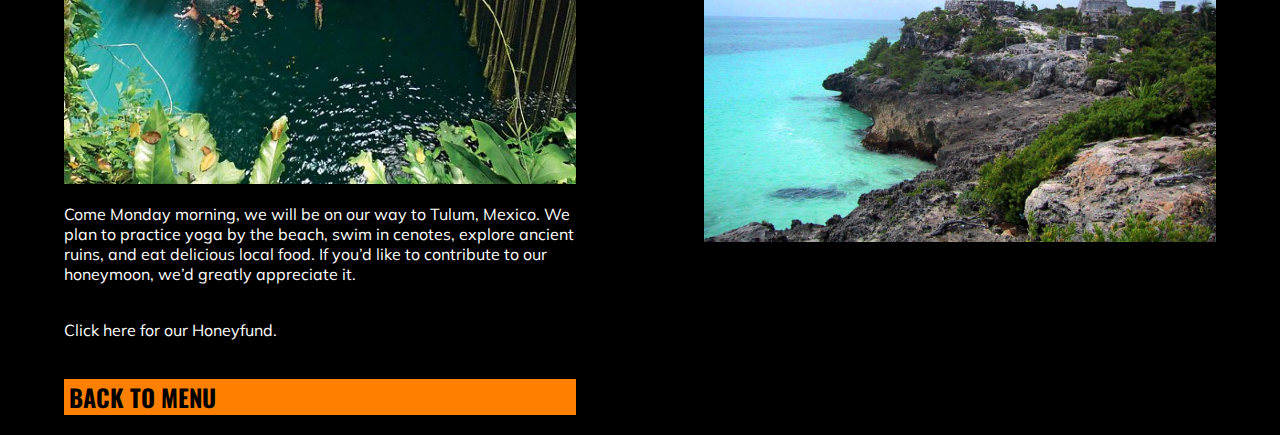
<file: registry.html>
<!DOCTYPE html>
<html>
<head>
<meta charset=utf-8 />
<title>AAAH! 05.09.2015</title>
<meta name='viewport' content='width=device-width, initial-scale=1.0, maximum-scale=1.0, user-scalable=no' />
<link href='css/map-story.css' rel='stylesheet' />
<link href='http://fonts.googleapis.com/css?family=Muli:400,400italic|Oswald:400,700' rel='stylesheet' type='text/css'>
</head>
<body style="background-color: #000;">
  <div id="container">

    <div id="left">
      <h1>REGISTRY</h1>
      <h2 class="date">HEATH CERAMICS</h2>
      <br/>
      <img src="images/heath_logo.jpg"width="150"/>
      <br/>
      <p>Heath Ceramics is a local, classic, and sustainable craft that we are proud to support. We've chosen a Virtual Registry with Heath, which gives us the flexibility to review our fulfilled registry items and decide when/where to ship the lovely gifts you've given us. This means we're asking that you purchase items online, instead of going to a Heath store to make the purchase. Thank you so much for your understanding and for following this process. It means a lot to us!</p>
      <a href="http://www.heathceramics.com/giftregistry/view/index/id/345071b8bb5e0039b2dd2d01b733235f/" target="_blank">Click here for our Heath Registry.</a>
      <br/>
      <br/>
      <h2 class="date">SAN FRANCISCO BICYCLE COALITION</h2>
      <br/>
      <img src="images/bikes.jpg"width="100%"/>
      <br/>
      <p>We ride our bikes everyday as our main form of mobility and being able to do that safely is such an important part of our lives and would love any support you can give to the San Francisco Bicycle Coalition. With your support they will continue to advocate for bicyclists, education, and overall safety on the road we all share.</p>
      <a href="http://www.sfbike.org/adrienne-and-andrew" target="_blank">Click here to donate.</a>
      <br/>
      <br/>
      <h2 class="date">HONEYFUND</h2>
      <br/>
      <img src="images/tulum1.jpg"width="100%"/>
      <br/>
      <p>Come Monday morning, we will be on our way to Tulum, Mexico. We plan to practice yoga by the beach, swim in cenotes, explore ancient ruins, and eat delicious local food. If you’d like to contribute to our honeymoon, we’d greatly appreciate it.</p>
      <br/>
      <a href="http://www.honeyfund.com/wedding/aaah5915" target="_blank">Click here for our Honeyfund.</a>
      <br/>
      <br/>
      <a href="index.html"><h2>BACK TO MENU</h2></a>
    </div>

    <div id="right">
      <img src="images/heath.jpg"width="100%"/>
      <img src="images/greenlane.jpg"width="100%"/>
      <img src="images/tulum2.jpg"width="100%"/>
      <img src="images/tulum3.jpg"width="100%"/>
    </div>

  </div>

</body>
</html>
</file>
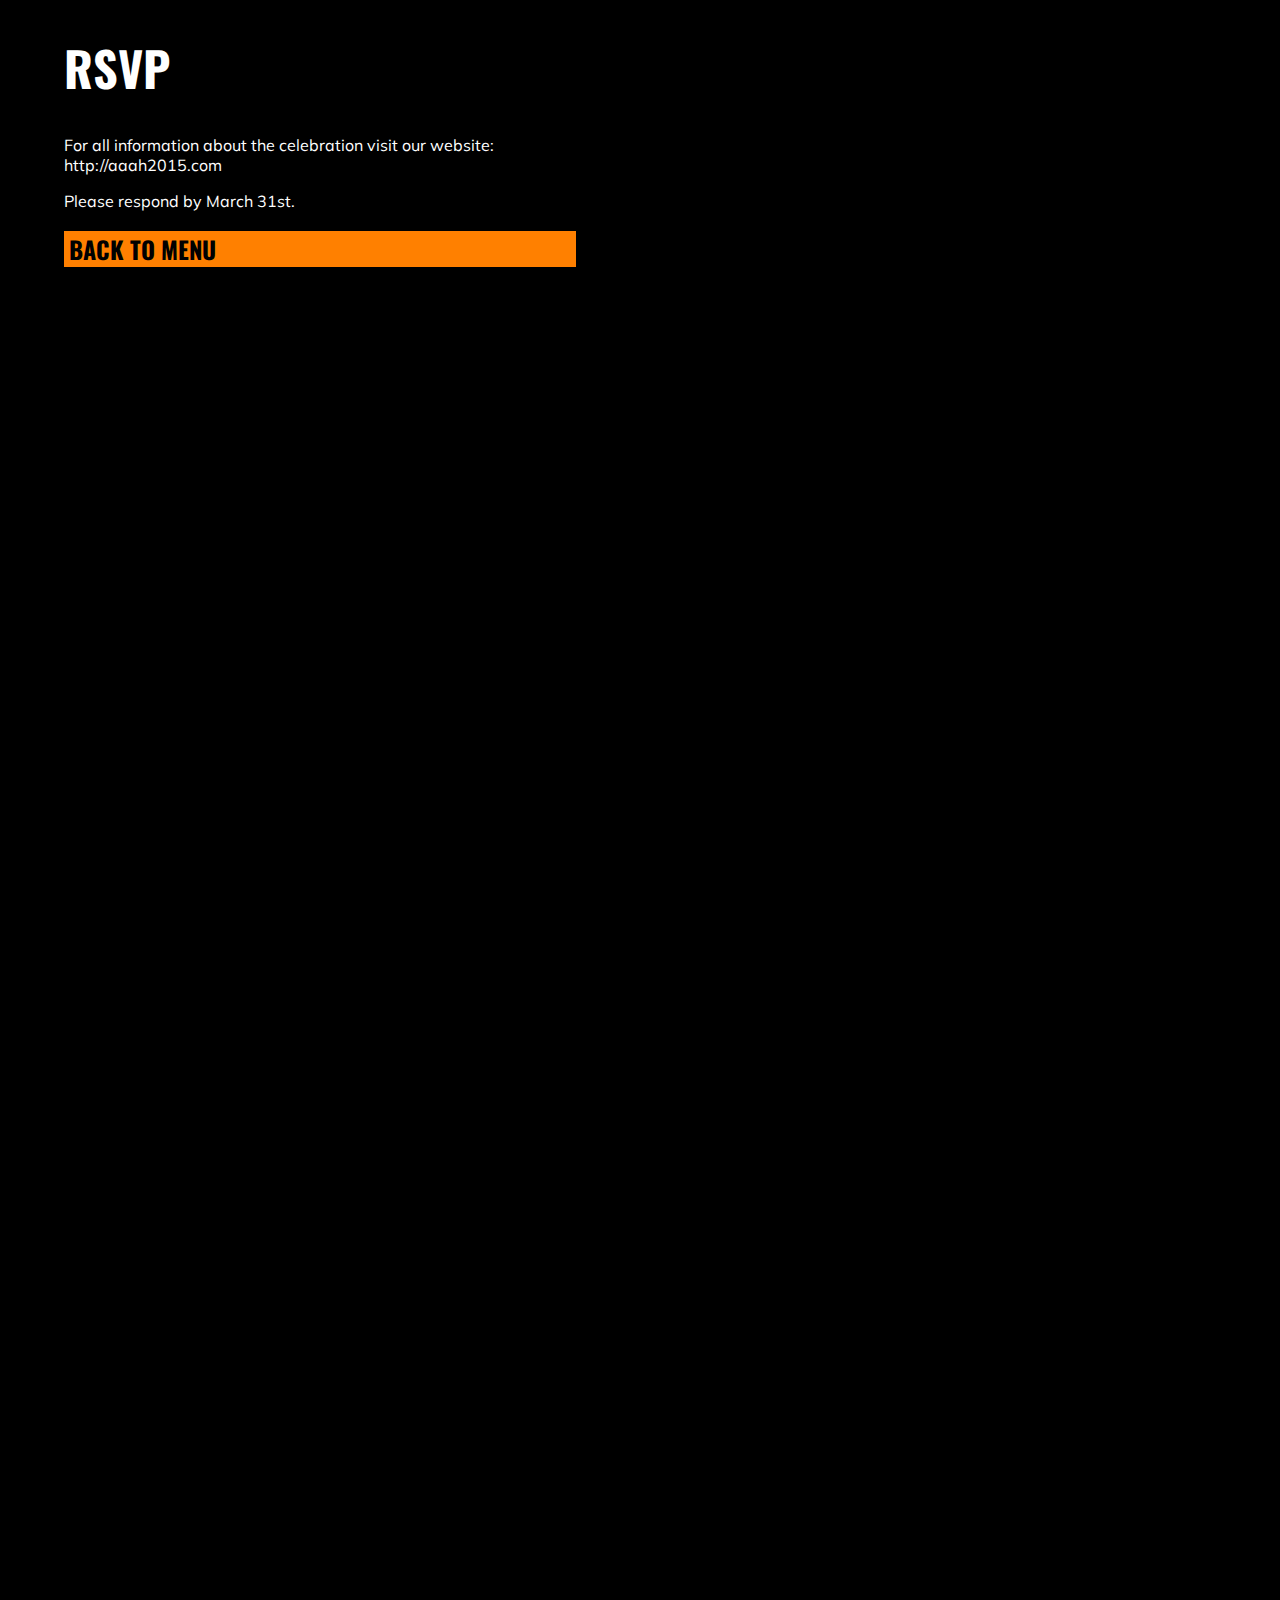
<file: rsvp.html>
<!DOCTYPE html>
<html>
<head>
<meta charset=utf-8 />
<title>AAAH! 05.09.2015</title>
<meta name='viewport' content='width=device-width, initial-scale=1.0, maximum-scale=1.0, user-scalable=no' />
<link href='css/map-story.css' rel='stylesheet' />
<link href='http://fonts.googleapis.com/css?family=Muli:400,400italic|Oswald:400,700' rel='stylesheet' type='text/css'>
</head>
<body style="background-color: #000;">
  <div id="container">
  
    <div id="left">
      <h1>RSVP</h1>
      <p>For all information about the celebration visit our website: <a href="http://aaah2015.com" target="_blank">http://aaah2015.com</a></p>
      <p>Please respond by March 31st.</p>
      <a href="index.html"><h2>BACK TO MENU</h2></a>
      <iframe src="https://docs.google.com/forms/d/1tvcFtdF_mgt9RtYPExNdBX_mJfgBrbcFsmsRYq1Ww1Y/viewform?embedded=true" width="100%" height="2500" frameborder="0" marginheight="0" marginwidth="0">Loading...</iframe>
    
    </div>
    
  </div>
  
</body>
</html>
</file>
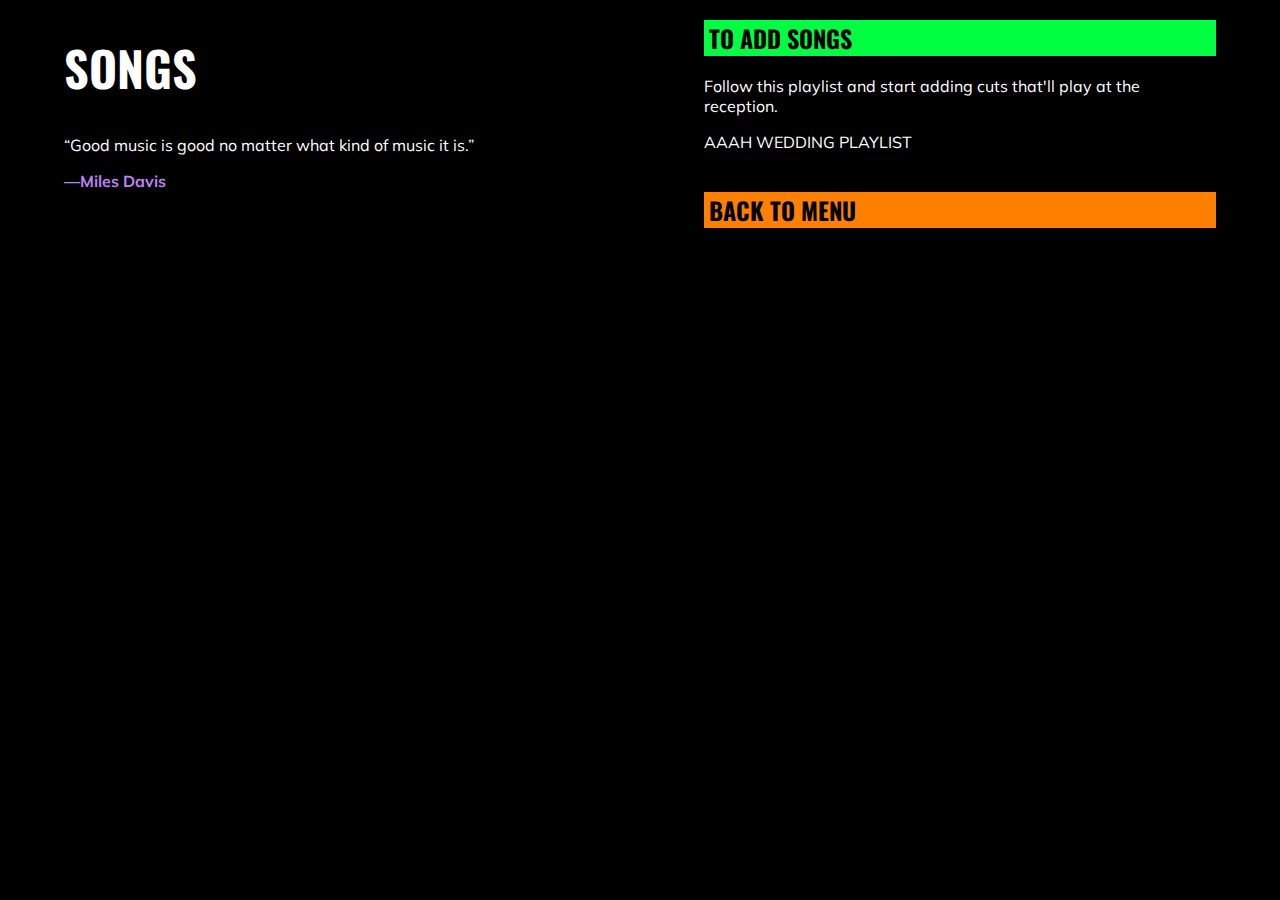
<file: songs.html>
<!DOCTYPE html>
<html>
<head>
<meta charset=utf-8 />
<title>AAAH! 05.09.2015</title>
<meta name='viewport' content='width=device-width, initial-scale=1.0, maximum-scale=1.0, user-scalable=no' />
<link href='css/map-story.css' rel='stylesheet' />
<link href='http://fonts.googleapis.com/css?family=Muli:400,400italic|Oswald:400,700' rel='stylesheet' type='text/css'>
</head>
<body style="background-color: #000;">
  <div id="container">

    <div id="left">
      <h1>SONGS</h1>
      <p>“Good music is good no matter what kind of music it is.”</p>
      <b>―Miles Davis</b>
      <br/>
      <br/>
       <iframe src="https://embed.spotify.com/?uri=spotify:user:1211312941:playlist:7K93H8xVVZSzu9IXQmUF87" width="100%" height="500" frameborder="0" allowtransparency="true"></iframe>
    </div>
    <div id="left">
      <h2 class="date">TO ADD SONGS</h2>
      <p>Follow this playlist and start adding cuts that'll play at the reception.</p>
      <a href="http://open.spotify.com/user/1211312941/playlist/7K93H8xVVZSzu9IXQmUF87">AAAH WEDDING PLAYLIST</a>
      <br/>
      <br/>
      <a href="index.html"><h2>BACK TO MENU</h2></a>

    </div>

  </div>

</body>
</html>
</file>
<file: css/map-story.css>
body { margin:0; padding:0; font-family: 'Muli', sans-serif;}
h1,h2 {
    font-family: 'Oswald', sans-serif;
}
h1 { color: #FFF; font-size: 3em;}
#left h2 { color: #000; background-color: #FF8000; padding-left: 5px;}
#left h2:hover { color: #000; background-color: #FE2E9A;}

a, a:visited { text-decoration: none; color: #FFF; }
a:hover {color: #00FF40;}

#left .date, #left .date:hover { background-color: #00FF40;}
#left b { color: #BE81F7;}

#left {
  color: #fff;
  margin-left: 5%;
  margin-right: 5%;
  width: 40%;
  float: left;
}
#right {
  margin-left: 5%;
  margin-right: 5%;
  width: 40%;
  float: right;
}


#map { position:absolute; top:0; bottom:0; width:100%; }
.markerimg {
  width: 250px;
  height: 250px;
  border-radius: 250px;
  background-color: white;
  opacity: 0.8;
}
article {
  position:absolute;
  top:0;
  right:0;
  bottom:0px;
  left:0;
  overflow:auto;
  padding-bottom: 800px;
  }
.quiet {
  color:rgba(0,0,0,0.5);
  }
.scroll {
  display:block;
  text-align:center;
  }
.sections {
  background:rgba(255,255,255,0.5);
  width:240px;
  }
section {
  padding:20px;
  color:rgba(0,0,0,0.5);
  -webkit-transition:background 500ms, color 500ms;
          transition:background 500ms, color 500ms;
  }
section.active {
  background:#fff;
  color:#404040;
  }

@media (max-width:640px) {

    article {
        width:100%;
        min-width:100%;
        padding-top:0px;
        padding-bottom:200%;
    }
    .sections {
        width:100%;
        min-width:100%;
        padding-top:0px;
        padding-bottom:200%;
        background:none;
    }
    section {
        visibility: hidden;
    }
    section.active {
        visibility: visible;
    }

    #left {
      margin-left: 10%;
      margin-right: 10%;
      width: 80%;
    }
    #right {
      visibility: hidden;
    }
}
</file>
